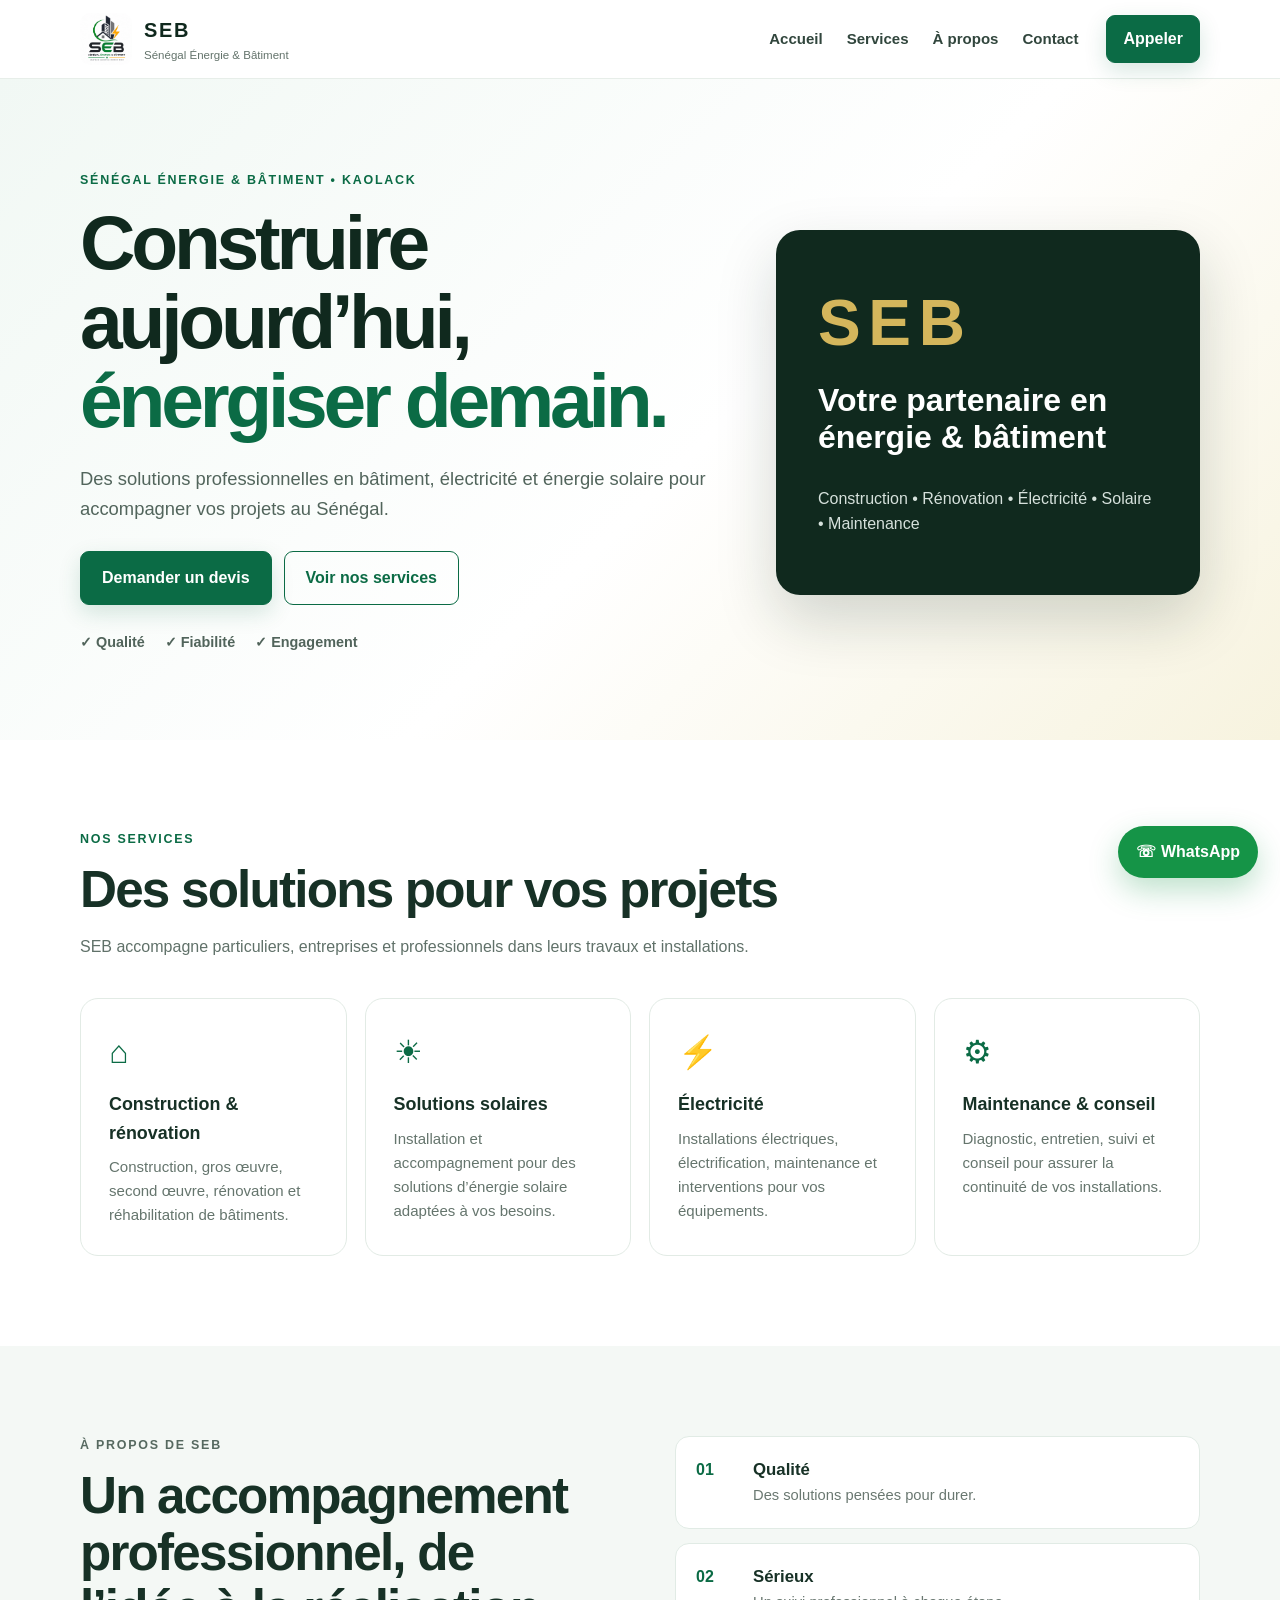
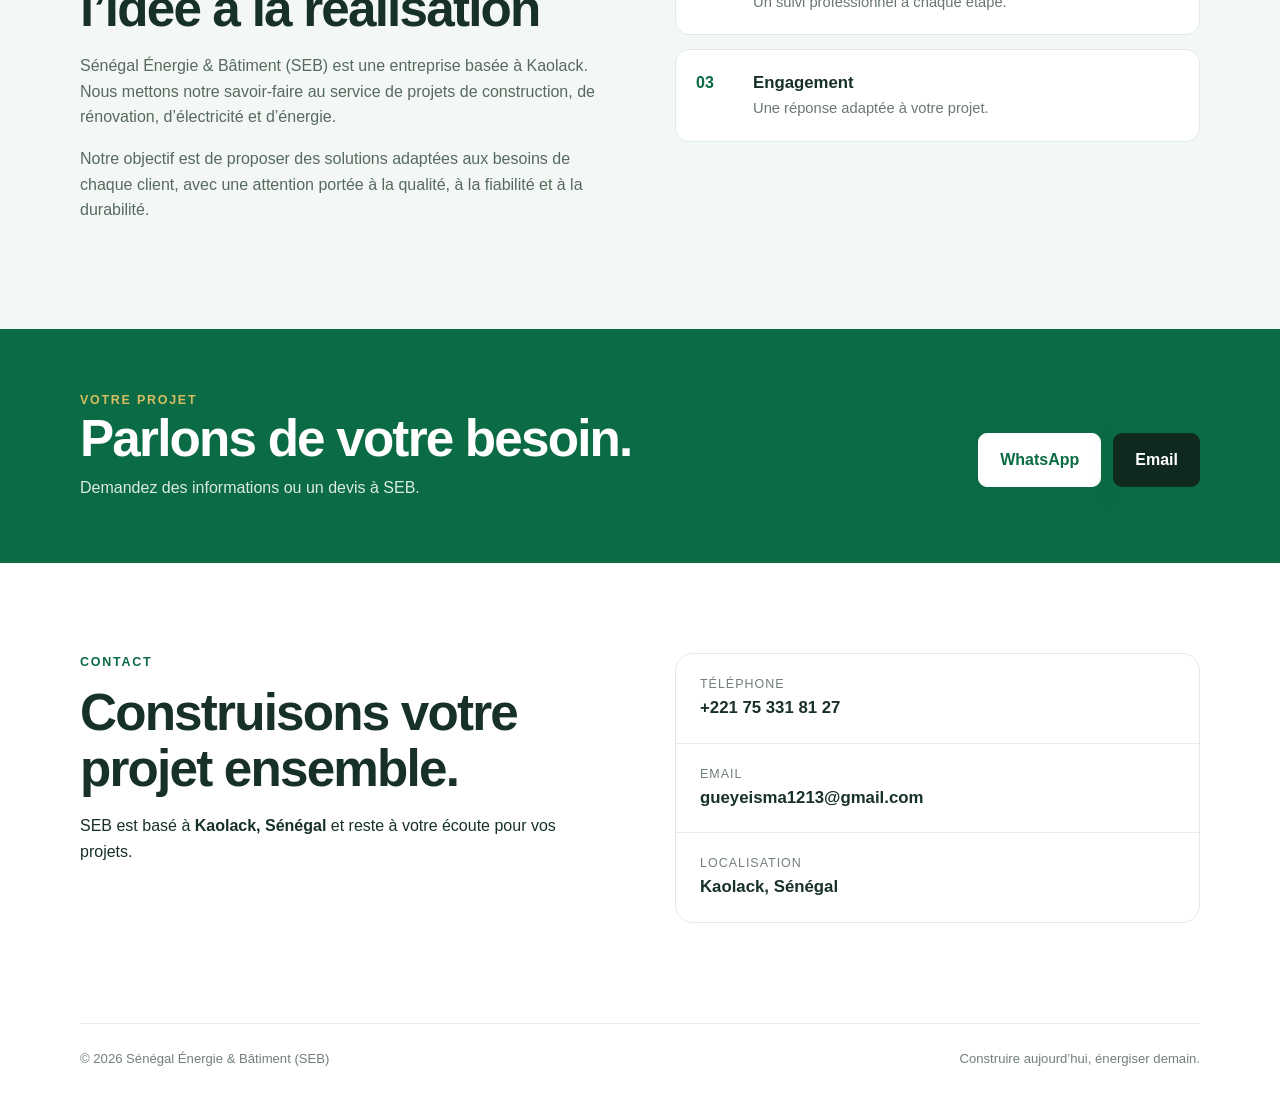
<file: index.html>
<!DOCTYPE html>
<html lang="fr">
<head>
  <meta charset="UTF-8">
  <meta name="viewport" content="width=device-width, initial-scale=1.0">
  <meta name="description" content="Sénégal Énergie & Bâtiment (SEB) à Kaolack : construction, rénovation, électricité, solutions solaires et maintenance.">
  <meta name="theme-color" content="#0b6b45">
  <title>SEB — Sénégal Énergie & Bâtiment</title>
  <link rel="icon" href="assets/logo-seb.jpeg">
  <link rel="stylesheet" href="style.css">
</head>
<body>
<header class="header">
  <div class="container nav">
    <a class="brand" href="#accueil" aria-label="SEB - Accueil">
      <img src="assets/logo-seb.jpeg" alt="Logo SEB">
      <div><strong>SEB</strong><span>Sénégal Énergie & Bâtiment</span></div>
    </a>
    <nav aria-label="Navigation principale">
      <a href="#accueil">Accueil</a>
      <a href="#services">Services</a>
      <a href="#apropos">À propos</a>
      <a href="#contact">Contact</a>
    </nav>
    <a class="btn btn-small" href="tel:+221753318127">Appeler</a>
  </div>
</header>

<main>
<section id="accueil" class="hero">
  <div class="container hero-grid">
    <div>
      <p class="eyebrow">SÉNÉGAL ÉNERGIE & BÂTIMENT • KAOLACK</p>
      <h1>Construire aujourd’hui,<br><span>énergiser demain.</span></h1>
      <p class="lead">Des solutions professionnelles en bâtiment, électricité et énergie solaire pour accompagner vos projets au Sénégal.</p>
      <div class="actions">
        <a class="btn" href="#contact">Demander un devis</a>
        <a class="btn btn-outline" href="#services">Voir nos services</a>
      </div>
      <div class="quick">
        <span>✓ Qualité</span><span>✓ Fiabilité</span><span>✓ Engagement</span>
      </div>
    </div>
    <div class="hero-panel">
      <div class="panel-mark">SEB</div>
      <h2>Votre partenaire en énergie & bâtiment</h2>
      <p>Construction • Rénovation • Électricité • Solaire • Maintenance</p>
    </div>
  </div>
</section>

<section id="services" class="section">
  <div class="container">
    <p class="eyebrow">NOS SERVICES</p>
    <h2>Des solutions pour vos projets</h2>
    <p class="section-intro">SEB accompagne particuliers, entreprises et professionnels dans leurs travaux et installations.</p>
    <div class="cards">
      <article class="card"><div class="icon">⌂</div><h3>Construction & rénovation</h3><p>Construction, gros œuvre, second œuvre, rénovation et réhabilitation de bâtiments.</p></article>
      <article class="card"><div class="icon">☀</div><h3>Solutions solaires</h3><p>Installation et accompagnement pour des solutions d’énergie solaire adaptées à vos besoins.</p></article>
      <article class="card"><div class="icon">⚡</div><h3>Électricité</h3><p>Installations électriques, électrification, maintenance et interventions pour vos équipements.</p></article>
      <article class="card"><div class="icon">⚙</div><h3>Maintenance & conseil</h3><p>Diagnostic, entretien, suivi et conseil pour assurer la continuité de vos installations.</p></article>
    </div>
  </div>
</section>

<section id="apropos" class="about">
  <div class="container about-grid">
    <div>
      <p class="eyebrow">À PROPOS DE SEB</p>
      <h2>Un accompagnement professionnel, de l’idée à la réalisation</h2>
      <p>Sénégal Énergie & Bâtiment (SEB) est une entreprise basée à Kaolack. Nous mettons notre savoir-faire au service de projets de construction, de rénovation, d’électricité et d’énergie.</p>
      <p>Notre objectif est de proposer des solutions adaptées aux besoins de chaque client, avec une attention portée à la qualité, à la fiabilité et à la durabilité.</p>
    </div>
    <div class="values">
      <div><b>01</b><strong>Qualité</strong><span>Des solutions pensées pour durer.</span></div>
      <div><b>02</b><strong>Sérieux</strong><span>Un suivi professionnel à chaque étape.</span></div>
      <div><b>03</b><strong>Engagement</strong><span>Une réponse adaptée à votre projet.</span></div>
    </div>
  </div>
</section>

<section class="cta">
  <div class="container cta-inner">
    <div><p class="eyebrow">VOTRE PROJET</p><h2>Parlons de votre besoin.</h2><p>Demandez des informations ou un devis à SEB.</p></div>
    <div class="actions"><a class="btn btn-light" href="https://wa.me/221753318127?text=Bonjour%20SEB%2C%20je%20souhaite%20avoir%20des%20informations%20sur%20vos%20services." target="_blank" rel="noopener">WhatsApp</a><a class="btn btn-dark" href="mailto:gueyeisma1213@gmail.com">Email</a></div>
  </div>
</section>

<section id="contact" class="section contact">
  <div class="container contact-grid">
    <div><p class="eyebrow">CONTACT</p><h2>Construisons votre projet ensemble.</h2><p>SEB est basé à <strong>Kaolack, Sénégal</strong> et reste à votre écoute pour vos projets.</p></div>
    <div class="contact-box">
      <a href="tel:+221753318127"><span>Téléphone</span><strong>+221 75 331 81 27</strong></a>
      <a href="mailto:gueyeisma1213@gmail.com"><span>Email</span><strong>gueyeisma1213@gmail.com</strong></a>
      <div><span>Localisation</span><strong>Kaolack, Sénégal</strong></div>
    </div>
  </div>
</section>
</main>

<footer><div class="container footer"><span>© 2026 Sénégal Énergie & Bâtiment (SEB)</span><span>Construire aujourd’hui, énergiser demain.</span></div></footer>

<a class="whatsapp" href="https://wa.me/221753318127?text=Bonjour%20SEB%2C%20je%20souhaite%20avoir%20des%20informations%20sur%20vos%20services." target="_blank" rel="noopener" aria-label="Contacter SEB sur WhatsApp">☏ <span>WhatsApp</span></a>
</body>
</html>
</file>
<file: style.css>
*{box-sizing:border-box}html{scroll-behavior:smooth}body{margin:0;font-family:Inter,Arial,sans-serif;color:#173126;background:#fff;line-height:1.6}.container{width:min(1120px,92%);margin:auto}.header{position:sticky;top:0;z-index:20;background:rgba(255,255,255,.96);border-bottom:1px solid #e7eee9;backdrop-filter:blur(10px)}.nav{min-height:78px;display:flex;align-items:center;gap:28px}.brand{display:flex;align-items:center;gap:12px;text-decoration:none;color:#10291e;margin-right:auto}.brand img{width:52px;height:52px;object-fit:contain;border-radius:10px}.brand strong{display:block;font-size:1.25rem;letter-spacing:.08em}.brand span{display:block;font-size:.72rem;color:#63736b}nav{display:flex;gap:24px}nav a{color:#31463d;text-decoration:none;font-weight:600;font-size:.94rem}nav a:hover{color:#0b6b45}.btn{display:inline-flex;align-items:center;justify-content:center;padding:13px 21px;border-radius:9px;background:#0b6b45;color:#fff;text-decoration:none;font-weight:800;border:1px solid #0b6b45;box-shadow:0 8px 22px rgba(11,107,69,.16)}.btn:hover{transform:translateY(-1px)}.btn-small{padding:10px 16px}.btn-outline{background:transparent;color:#0b6b45;box-shadow:none}.btn-light{background:#fff;color:#0b6b45;border-color:#fff}.btn-dark{background:#10291e;border-color:#10291e}.hero{background:linear-gradient(135deg,#f1f8f4 0%,#fff 55%,#f7f3df 100%);padding:92px 0 86px}.hero-grid{display:grid;grid-template-columns:1.2fr .8fr;gap:60px;align-items:center}.eyebrow{font-size:.78rem;font-weight:900;letter-spacing:.14em;color:#0b6b45;margin:0 0 12px}h1{font-size:clamp(2.7rem,6vw,5.2rem);line-height:1.03;letter-spacing:-.055em;margin:0 0 24px;color:#10291e}h1 span{color:#0b6b45}.lead{font-size:1.15rem;color:#52655c;max-width:650px}.actions{display:flex;gap:12px;flex-wrap:wrap;margin-top:28px}.quick{display:flex;gap:20px;flex-wrap:wrap;margin-top:26px;color:#51645b;font-weight:700;font-size:.9rem}.hero-panel{padding:42px;border-radius:24px;background:#10291e;color:#fff;min-height:330px;display:flex;flex-direction:column;justify-content:center;box-shadow:0 25px 60px rgba(16,41,30,.18)}.panel-mark{font-size:4rem;font-weight:900;letter-spacing:.12em;color:#d4b65c}.hero-panel h2{font-size:2rem;line-height:1.15;margin:8px 0 14px}.hero-panel p{color:#d6e1dc}.section{padding:90px 0}.section h2,.about h2,.cta h2{font-size:clamp(2rem,4vw,3.2rem);line-height:1.1;margin:0 0 16px;letter-spacing:-.035em}.section-intro{color:#607169;max-width:700px}.cards{display:grid;grid-template-columns:repeat(4,1fr);gap:18px;margin-top:38px}.card{border:1px solid #e2ebe5;border-radius:18px;padding:28px;background:#fff;transition:.2s}.card:hover{transform:translateY(-4px);box-shadow:0 16px 35px rgba(16,41,30,.08)}.icon{font-size:2rem;color:#0b6b45}.card h3{margin:12px 0 8px;font-size:1.12rem}.card p{color:#65756d;margin:0;font-size:.94rem}.about{background:#f4f8f5;padding:90px 0}.about-grid{display:grid;grid-template-columns:1fr 1fr;gap:70px;align-items:start}.about p{color:#566960}.values{display:grid;gap:14px}.values div{display:grid;grid-template-columns:45px 1fr;column-gap:12px;padding:20px;background:#fff;border:1px solid #e1ebe5;border-radius:14px}.values b{grid-row:span 2;color:#0b6b45}.values strong{font-size:1.05rem}.values span{color:#6a7871;font-size:.92rem}.cta{background:#0b6b45;color:#fff;padding:62px 0}.cta .eyebrow{color:#d8bd61}.cta h2{margin-bottom:8px}.cta p{margin:0;color:#dceae3}.cta-inner{display:flex;align-items:center;justify-content:space-between;gap:30px}.contact{padding-bottom:100px}.contact-grid{display:grid;grid-template-columns:1fr 1fr;gap:70px}.contact-box{border-radius:18px;border:1px solid #e1ebe5;overflow:hidden}.contact-box a,.contact-box div{display:block;padding:21px 24px;border-bottom:1px solid #e7eee9;text-decoration:none;color:#173126}.contact-box>*:last-child{border-bottom:0}.contact-box span{display:block;font-size:.78rem;color:#718078;text-transform:uppercase;letter-spacing:.08em}.contact-box strong{font-size:1.05rem}.footer{padding:24px 0;display:flex;justify-content:space-between;gap:20px;color:#718078;font-size:.82rem;border-top:1px solid #e7eee9}.whatsapp{position:fixed;right:22px;bottom:22px;z-index:30;background:#159447;color:#fff;text-decoration:none;padding:13px 18px;border-radius:999px;font-weight:900;box-shadow:0 12px 30px rgba(21,148,71,.28)}.whatsapp:hover{transform:translateY(-2px)}@media(max-width:850px){.nav{gap:14px}.nav nav{display:none}.hero-grid,.about-grid,.contact-grid{grid-template-columns:1fr}.hero{padding:70px 0}.hero-panel{min-height:260px}.cards{grid-template-columns:1fr 1fr}.cta-inner{display:block}.cta .actions{margin-top:24px}}@media(max-width:520px){.brand span{display:none}.nav .btn{font-size:.82rem;padding:9px 12px}.cards{grid-template-columns:1fr}.hero{padding:58px 0}.section,.about{padding:70px 0}.footer{display:block}.footer span{display:block;margin:4px 0}.whatsapp{right:14px;bottom:14px}}
</file>
